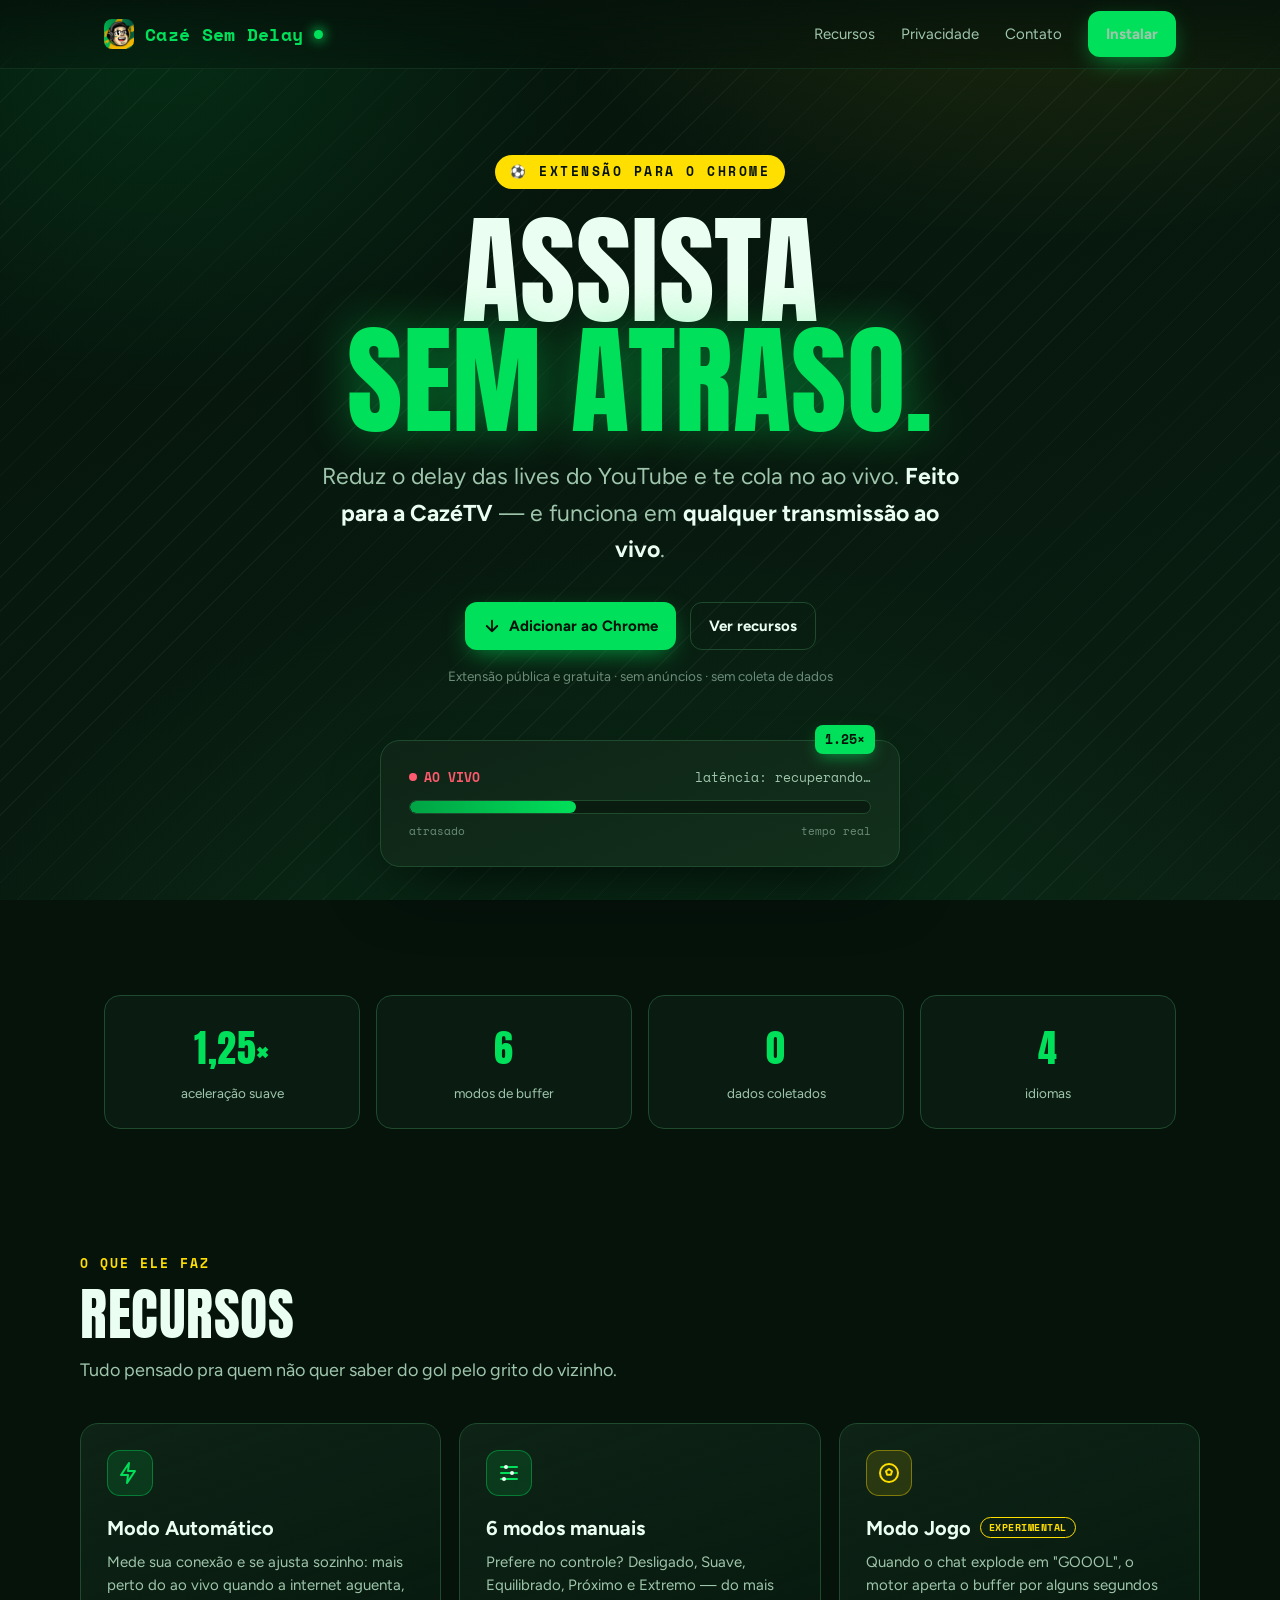
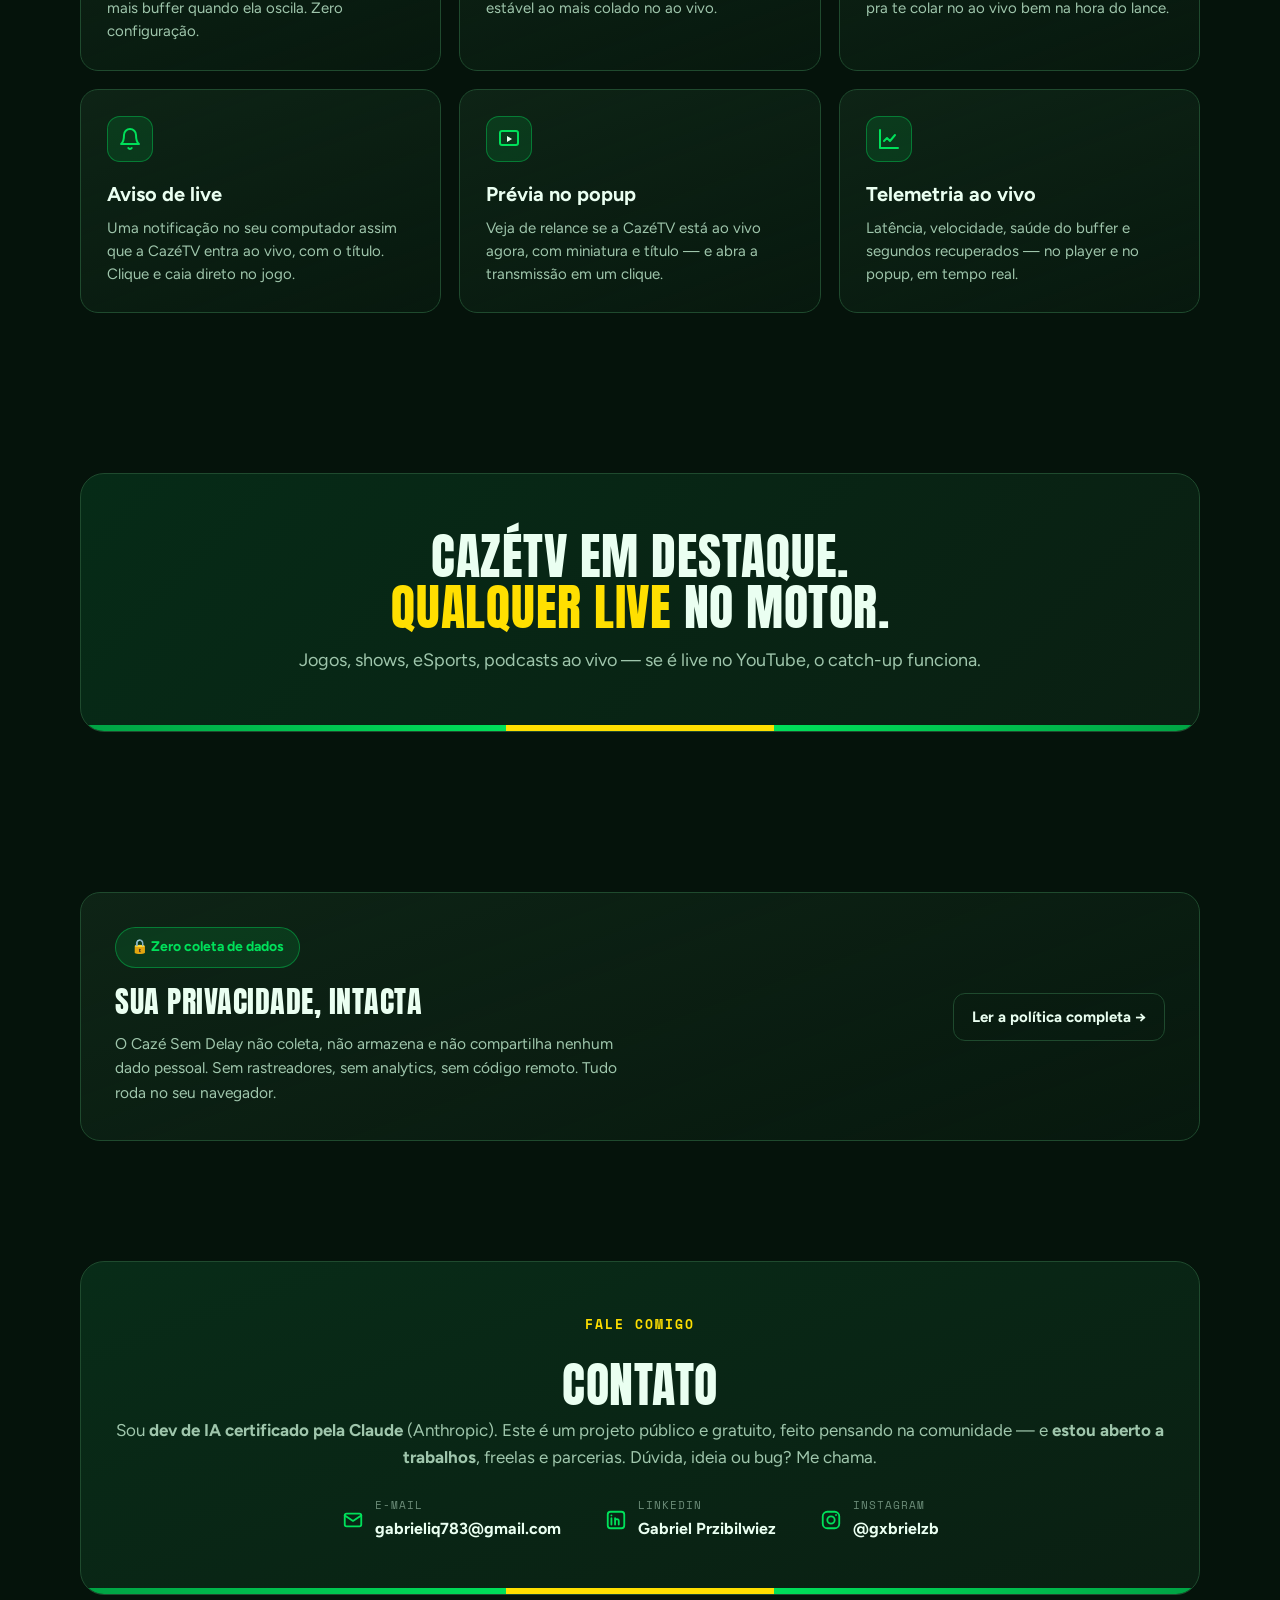
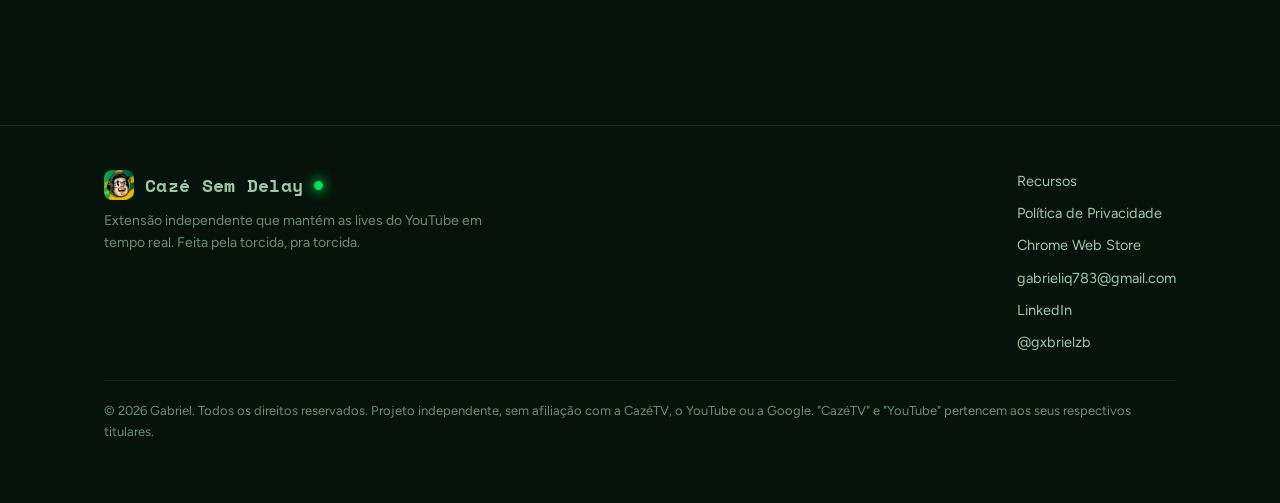
<file: index.html>
<!doctype html>
<html lang="pt-BR">
<head>
<meta charset="utf-8">
<meta name="viewport" content="width=device-width, initial-scale=1">
<title>Cazé Sem Delay — assista no tempo real</title>
<meta name="description" content="Extensão do Chrome que reduz o atraso das lives do YouTube. Feita para a CazéTV, funciona em qualquer transmissão ao vivo.">
<link rel="icon" href="icon.png">
<link rel="preconnect" href="https://fonts.googleapis.com">
<link rel="preconnect" href="https://fonts.gstatic.com" crossorigin>
<link href="https://fonts.googleapis.com/css2?family=Anton&family=Figtree:wght@400;500;600;700;800&family=Space+Mono:wght@400;700&display=swap" rel="stylesheet">
<link rel="stylesheet" href="styles.css">
</head>
<body>

<header>
  <div class="wrap nav">
    <a class="brand" href="index.html"><img src="icon.png" alt="">Cazé Sem Delay<span class="o"></span></a>
    <nav class="nav-links">
      <a href="#recursos">Recursos</a>
      <a href="privacidade.html">Privacidade</a>
      <a href="#contato">Contato</a>
      <a class="btn btn-g" href="https://chromewebstore.google.com/detail/gmfbbgeihenmmnpkmefojhnpockgpnch">Instalar</a>
    </nav>
  </div>
</header>

<main>
  <!-- HERO -->
  <section class="hero wrap">
    <span class="chip reveal" style="animation-delay:.05s">⚽ EXTENSÃO PARA O CHROME</span>
    <h1 class="reveal" style="animation-delay:.12s">Assista<br><em>sem atraso.</em></h1>
    <p class="sub reveal" style="animation-delay:.2s">Reduz o delay das lives do YouTube e te cola no ao vivo.
      <b>Feito para a CazéTV</b> — e funciona em <b>qualquer transmissão ao vivo</b>.</p>
    <div class="cta-row reveal" style="animation-delay:.28s">
      <a class="btn btn-g" href="https://chromewebstore.google.com/detail/gmfbbgeihenmmnpkmefojhnpockgpnch">
        <svg width="18" height="18" viewBox="0 0 24 24" fill="none" stroke="currentColor" stroke-width="2.4" stroke-linecap="round" stroke-linejoin="round"><path d="M12 5v14M5 12l7 7 7-7"/></svg>
        Adicionar ao Chrome</a>
      <a class="btn btn-ghost" href="#recursos">Ver recursos</a>
    </div>
    <p class="hero-badge reveal" style="animation-delay:.34s">Extensão pública e gratuita · sem anúncios · sem coleta de dados</p>

    <!-- speedometer -->
    <div class="gauge reveal" style="animation-delay:.42s">
      <span class="rate mono">1.25×</span>
      <div class="row"><span class="live"><span class="dot"></span>AO VIVO</span><span>latência: recuperando…</span></div>
      <div class="bar"><span></span></div>
      <div class="scale"><span>atrasado</span><span>tempo real</span></div>
    </div>
  </section>

  <!-- STATS -->
  <section class="wrap">
    <div class="stats">
      <div class="stat"><b>1,25×</b><span>aceleração suave</span></div>
      <div class="stat"><b>6</b><span>modos de buffer</span></div>
      <div class="stat"><b>0</b><span>dados coletados</span></div>
      <div class="stat"><b>4</b><span>idiomas</span></div>
    </div>
  </section>

  <!-- FEATURES -->
  <section class="sec wrap" id="recursos">
    <p class="sec-kicker">O QUE ELE FAZ</p>
    <h2>Recursos</h2>
    <p class="lead">Tudo pensado pra quem não quer saber do gol pelo grito do vizinho.</p>
    <div class="grid">
      <div class="card">
        <div class="ic"><svg viewBox="0 0 24 24"><path d="M11 2 3 14h7l-1 8 8-12h-7z"/></svg></div>
        <h3>Modo Automático</h3>
        <p>Mede sua conexão e se ajusta sozinho: mais perto do ao vivo quando a internet aguenta, mais buffer quando ela oscila. Zero configuração.</p>
      </div>
      <div class="card">
        <div class="ic"><svg viewBox="0 0 24 24"><path d="M4 6h16M4 12h16M4 18h16"/><circle cx="9" cy="6" r="2" fill="currentColor" stroke="none"/><circle cx="15" cy="12" r="2" fill="currentColor" stroke="none"/><circle cx="7" cy="18" r="2" fill="currentColor" stroke="none"/></svg></div>
        <h3>6 modos manuais</h3>
        <p>Prefere no controle? Desligado, Suave, Equilibrado, Próximo e Extremo — do mais estável ao mais colado no ao vivo.</p>
      </div>
      <div class="card exp">
        <div class="ic"><svg viewBox="0 0 24 24"><circle cx="12" cy="12" r="9"/><path d="M12 8l3 2.2-1.1 3.6h-3.8L9 10.2z"/></svg></div>
        <h3>Modo Jogo <span class="tag">experimental</span></h3>
        <p>Quando o chat explode em "GOOOL", o motor aperta o buffer por alguns segundos pra te colar no ao vivo bem na hora do lance.</p>
      </div>
      <div class="card">
        <div class="ic"><svg viewBox="0 0 24 24"><path d="M18 8a6 6 0 0 0-12 0c0 7-3 9-3 9h18s-3-2-3-9"/><path d="M13.7 21a2 2 0 0 1-3.4 0"/></svg></div>
        <h3>Aviso de live</h3>
        <p>Uma notificação no seu computador assim que a CazéTV entra ao vivo, com o título. Clique e caia direto no jogo.</p>
      </div>
      <div class="card">
        <div class="ic"><svg viewBox="0 0 24 24"><rect x="3" y="4" width="18" height="14" rx="2"/><path d="M10 9l5 3-5 3z" fill="currentColor" stroke="none"/></svg></div>
        <h3>Prévia no popup</h3>
        <p>Veja de relance se a CazéTV está ao vivo agora, com miniatura e título — e abra a transmissão em um clique.</p>
      </div>
      <div class="card">
        <div class="ic"><svg viewBox="0 0 24 24"><path d="M3 3v18h18"/><path d="M7 14l3-3 3 3 5-6"/></svg></div>
        <h3>Telemetria ao vivo</h3>
        <p>Latência, velocidade, saúde do buffer e segundos recuperados — no player e no popup, em tempo real.</p>
      </div>
    </div>
  </section>

  <!-- BAND -->
  <section class="sec wrap" id="qualquer">
    <div class="band">
      <h2>CazéTV em destaque.<br><em>Qualquer live</em> no motor.</h2>
      <p>Jogos, shows, eSports, podcasts ao vivo — se é live no YouTube, o catch-up funciona.</p>
    </div>
  </section>

  <!-- PRIVACY TEASER -->
  <section class="sec wrap">
    <div class="priv-teaser">
      <div>
        <span class="pill">🔒 Zero coleta de dados</span>
        <h3>Sua privacidade, intacta</h3>
        <p>O Cazé Sem Delay não coleta, não armazena e não compartilha nenhum dado pessoal. Sem rastreadores, sem analytics, sem código remoto. Tudo roda no seu navegador.</p>
      </div>
      <a class="btn btn-ghost" href="privacidade.html">Ler a política completa →</a>
    </div>
  </section>

  <!-- CONTATO -->
  <section class="sec wrap" id="contato">
    <div class="contact">
      <p class="sec-kicker">FALE COMIGO</p>
      <h2>Contato</h2>
      <p>Sou <b>dev de IA certificado pela Claude</b> (Anthropic). Este é um projeto público e gratuito, feito pensando na comunidade — e <b>estou aberto a trabalhos</b>, freelas e parcerias. Dúvida, ideia ou bug? Me chama.</p>
      <div class="contact-btns">
        <a class="contact-card" href="mailto:gabrieliq783@gmail.com">
          <span class="ci"><svg viewBox="0 0 24 24"><rect x="3" y="5" width="18" height="14" rx="2"/><path d="m3 7 9 6 9-6"/></svg></span>
          <span><small>E-MAIL</small><b>gabrieliq783@gmail.com</b></span>
        </a>
        <a class="contact-card" href="https://www.linkedin.com/in/gabriel-przibilwiez-773753269/">
          <span class="ci"><svg viewBox="0 0 24 24"><rect x="3" y="3" width="18" height="18" rx="3"/><path d="M7 10v7M7 7v.01M11 17v-4a2 2 0 0 1 4 0v4M11 17v-7" /></svg></span>
          <span><small>LINKEDIN</small><b>Gabriel Przibilwiez</b></span>
        </a>
        <a class="contact-card" href="https://instagram.com/gxbrielzb">
          <span class="ci"><svg viewBox="0 0 24 24"><rect x="3" y="3" width="18" height="18" rx="5"/><circle cx="12" cy="12" r="4"/><circle cx="17.5" cy="6.5" r="1" fill="currentColor" stroke="none"/></svg></span>
          <span><small>INSTAGRAM</small><b>@gxbrielzb</b></span>
        </a>
      </div>
    </div>
  </section>
</main>

<footer>
  <div class="wrap">
    <div class="foot">
      <div>
        <a class="brand" href="index.html"><img src="icon.png" alt="">Cazé Sem Delay<span class="o"></span></a>
        <p>Extensão independente que mantém as lives do YouTube em tempo real. Feita pela torcida, pra torcida.</p>
      </div>
      <div class="foot-links">
        <a href="#recursos">Recursos</a>
        <a href="privacidade.html">Política de Privacidade</a>
        <a href="https://chromewebstore.google.com/detail/gmfbbgeihenmmnpkmefojhnpockgpnch">Chrome Web Store</a>
        <a href="mailto:gabrieliq783@gmail.com">gabrieliq783@gmail.com</a>
        <a href="https://www.linkedin.com/in/gabriel-przibilwiez-773753269/">LinkedIn</a>
        <a href="https://instagram.com/gxbrielzb">@gxbrielzb</a>
      </div>
    </div>
    <p class="copyr">© 2026 Gabriel. Todos os direitos reservados. Projeto independente, sem afiliação com a CazéTV, o YouTube ou a Google. "CazéTV" e "YouTube" pertencem aos seus respectivos titulares.</p>
  </div>
</footer>

</body>
</html>
</file>
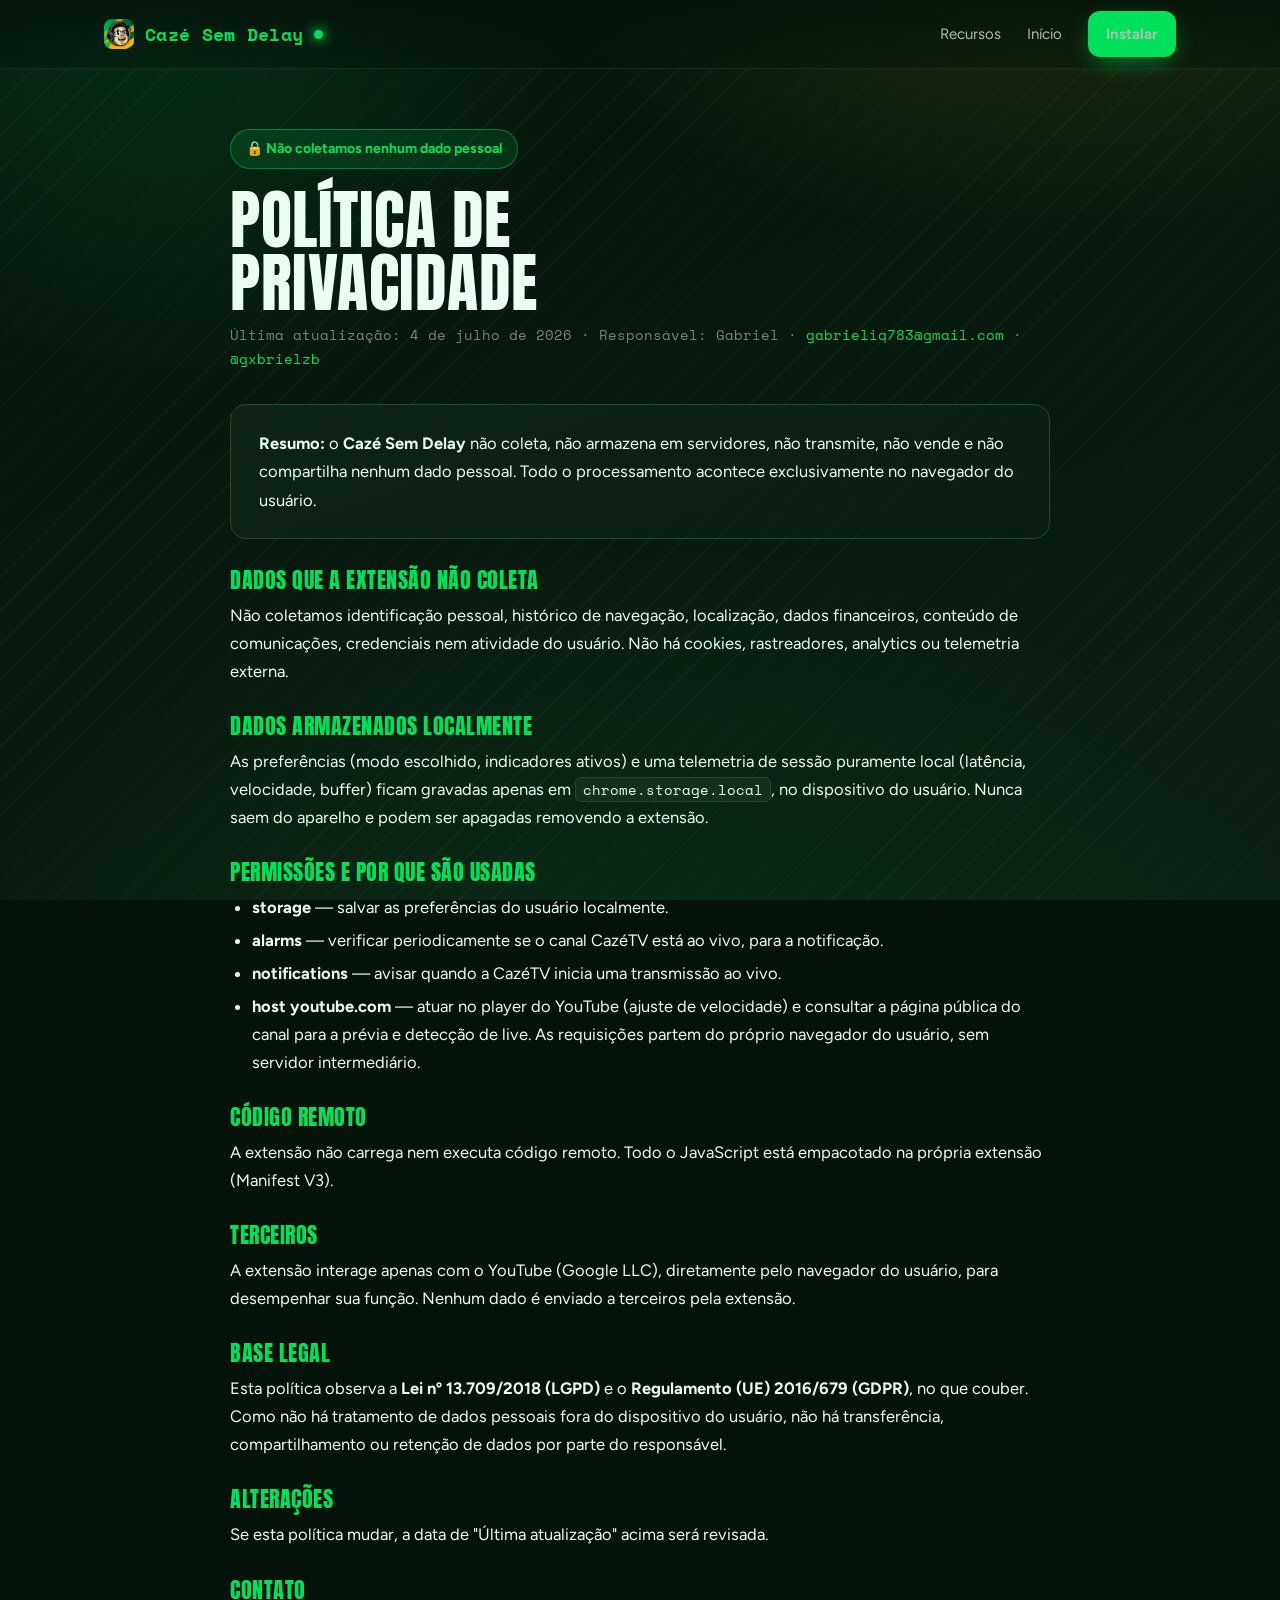
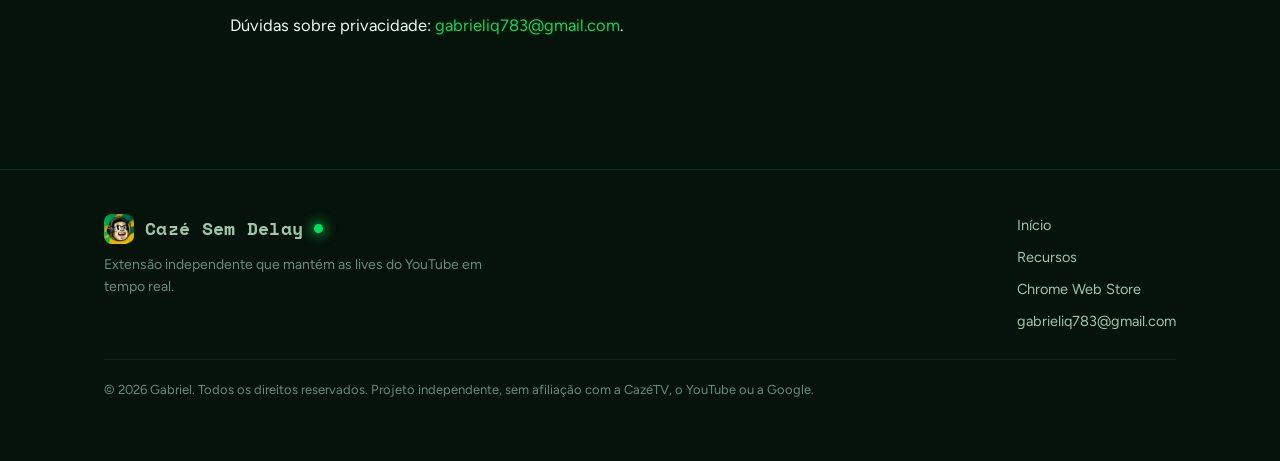
<file: privacidade.html>
<!doctype html>
<html lang="pt-BR">
<head>
<meta charset="utf-8">
<meta name="viewport" content="width=device-width, initial-scale=1">
<title>Política de Privacidade — Cazé Sem Delay</title>
<meta name="description" content="O Cazé Sem Delay não coleta nenhum dado pessoal. Leia a política de privacidade completa.">
<link rel="icon" href="icon.png">
<link rel="preconnect" href="https://fonts.googleapis.com">
<link rel="preconnect" href="https://fonts.gstatic.com" crossorigin>
<link href="https://fonts.googleapis.com/css2?family=Anton&family=Figtree:wght@400;500;600;700;800&family=Space+Mono:wght@400;700&display=swap" rel="stylesheet">
<link rel="stylesheet" href="styles.css">
</head>
<body>

<header>
  <div class="wrap nav">
    <a class="brand" href="index.html"><img src="icon.png" alt="">Cazé Sem Delay<span class="o"></span></a>
    <nav class="nav-links">
      <a href="index.html#recursos">Recursos</a>
      <a href="index.html">Início</a>
      <a class="btn btn-g" href="https://chromewebstore.google.com/detail/gmfbbgeihenmmnpkmefojhnpockgpnch">Instalar</a>
    </nav>
  </div>
</header>

<main class="sec wrap">
  <article class="article">
    <span class="badge">🔒 Não coletamos nenhum dado pessoal</span>
    <h1>Política de<br>Privacidade</h1>
    <p class="meta">Última atualização: 4 de julho de 2026 · Responsável: Gabriel ·
      <a href="mailto:gabrieliq783@gmail.com">gabrieliq783@gmail.com</a> · <a href="https://instagram.com/gxbrielzb">@gxbrielzb</a></p>

    <div class="box">
      <p><b>Resumo:</b> o <b>Cazé Sem Delay</b> não coleta, não armazena em servidores, não transmite,
      não vende e não compartilha nenhum dado pessoal. Todo o processamento acontece exclusivamente
      no navegador do usuário.</p>
    </div>

    <h2>Dados que a extensão NÃO coleta</h2>
    <p>Não coletamos identificação pessoal, histórico de navegação, localização, dados financeiros,
      conteúdo de comunicações, credenciais nem atividade do usuário. Não há cookies, rastreadores,
      analytics ou telemetria externa.</p>

    <h2>Dados armazenados localmente</h2>
    <p>As preferências (modo escolhido, indicadores ativos) e uma telemetria de sessão puramente local
      (latência, velocidade, buffer) ficam gravadas apenas em <code>chrome.storage.local</code>, no
      dispositivo do usuário. Nunca saem do aparelho e podem ser apagadas removendo a extensão.</p>

    <h2>Permissões e por que são usadas</h2>
    <ul>
      <li><b>storage</b> — salvar as preferências do usuário localmente.</li>
      <li><b>alarms</b> — verificar periodicamente se o canal CazéTV está ao vivo, para a notificação.</li>
      <li><b>notifications</b> — avisar quando a CazéTV inicia uma transmissão ao vivo.</li>
      <li><b>host youtube.com</b> — atuar no player do YouTube (ajuste de velocidade) e consultar a
        página pública do canal para a prévia e detecção de live. As requisições partem do próprio
        navegador do usuário, sem servidor intermediário.</li>
    </ul>

    <h2>Código remoto</h2>
    <p>A extensão não carrega nem executa código remoto. Todo o JavaScript está empacotado na própria
      extensão (Manifest V3).</p>

    <h2>Terceiros</h2>
    <p>A extensão interage apenas com o YouTube (Google LLC), diretamente pelo navegador do usuário,
      para desempenhar sua função. Nenhum dado é enviado a terceiros pela extensão.</p>

    <h2>Base legal</h2>
    <p>Esta política observa a <b>Lei nº 13.709/2018 (LGPD)</b> e o <b>Regulamento (UE) 2016/679
      (GDPR)</b>, no que couber. Como não há tratamento de dados pessoais fora do dispositivo do
      usuário, não há transferência, compartilhamento ou retenção de dados por parte do responsável.</p>

    <h2>Alterações</h2>
    <p>Se esta política mudar, a data de "Última atualização" acima será revisada.</p>

    <h2>Contato</h2>
    <p>Dúvidas sobre privacidade: <a href="mailto:gabrieliq783@gmail.com">gabrieliq783@gmail.com</a>.</p>
  </article>
</main>

<footer>
  <div class="wrap">
    <div class="foot">
      <div>
        <a class="brand" href="index.html"><img src="icon.png" alt="">Cazé Sem Delay<span class="o"></span></a>
        <p>Extensão independente que mantém as lives do YouTube em tempo real.</p>
      </div>
      <div class="foot-links">
        <a href="index.html">Início</a>
        <a href="index.html#recursos">Recursos</a>
        <a href="https://chromewebstore.google.com/detail/gmfbbgeihenmmnpkmefojhnpockgpnch">Chrome Web Store</a>
        <a href="mailto:gabrieliq783@gmail.com">gabrieliq783@gmail.com</a>
      </div>
    </div>
    <p class="copyr">© 2026 Gabriel. Todos os direitos reservados. Projeto independente, sem afiliação com a CazéTV, o YouTube ou a Google.</p>
  </div>
</footer>

</body>
</html>
</file>
<file: styles.css>
/* Cazé Sem Delay — site. © 2026 Gabriel. Estádio à noite: verde profundo + holofotes. */
:root{
  --bg:#05130b; --bg2:#0a1f12; --surface:#0e2416; --surface2:#12301c;
  --border:#1f4a2e; --ink:#eafff1; --dim:#9fc6ac; --faint:#6b8c78;
  --g:#00e05a; --g2:#00a344; --y:#ffdf00; --blue:#1c2b6b;
  --shadow:0 30px 70px -24px rgba(0,0,0,.8);
  --ease:cubic-bezier(.2,.7,.2,1);
}
*{margin:0;padding:0;box-sizing:border-box}
html{scroll-behavior:smooth}
body{
  background:var(--bg); color:var(--ink);
  font-family:"Figtree","Segoe UI",system-ui,sans-serif; font-size:17px; line-height:1.6;
  -webkit-font-smoothing:antialiased; overflow-x:hidden; position:relative; min-height:100vh;
}
/* atmosfera: holofotes + gramado + textura diagonal */
body::before{content:"";position:fixed;inset:0;z-index:-2;pointer-events:none;
  background:
    radial-gradient(900px 520px at 82% -8%, rgba(255,223,0,.10), transparent 60%),
    radial-gradient(760px 620px at 12% 4%, rgba(0,224,90,.12), transparent 58%),
    radial-gradient(1200px 900px at 50% 120%, rgba(0,163,68,.14), transparent 60%),
    linear-gradient(160deg,var(--bg),var(--bg2));}
body::after{content:"";position:fixed;inset:0;z-index:-1;pointer-events:none;opacity:.04;
  background:repeating-linear-gradient(135deg,#fff 0 1px,transparent 1px 24px);}
a{color:var(--g);text-decoration:none}
.wrap{max-width:1120px;margin:0 auto;padding:0 24px}
.mono{font-family:"Space Mono",ui-monospace,monospace}

/* ---- header ---- */
header{position:sticky;top:0;z-index:50;backdrop-filter:blur(12px);
  background:linear-gradient(180deg,rgba(5,19,11,.85),rgba(5,19,11,.35));
  border-bottom:1px solid rgba(31,74,46,.5)}
.nav{display:flex;align-items:center;justify-content:space-between;height:68px}
.brand{display:flex;align-items:center;gap:11px;font-family:"Space Mono",monospace;font-weight:700;font-size:18px;letter-spacing:.3px}
.brand img{width:30px;height:30px;border-radius:8px}
.brand .o{width:9px;height:9px;border-radius:50%;background:var(--g);box-shadow:0 0 12px 2px rgba(0,224,90,.75);animation:pulse 2s var(--ease) infinite}
.nav-links{display:flex;align-items:center;gap:26px;font-size:15px}
.nav-links a{color:var(--dim);transition:color .2s}
.nav-links a:hover{color:var(--ink)}
.btn{display:inline-flex;align-items:center;gap:8px;font-weight:700;font-size:15px;
  padding:11px 18px;border-radius:12px;border:0;cursor:pointer;transition:transform .12s var(--ease),box-shadow .2s,background .2s}
.btn-g{background:var(--g);color:#04120a;box-shadow:0 8px 24px -6px rgba(0,224,90,.6)}
.btn-g:hover{transform:translateY(-2px);box-shadow:0 14px 34px -6px rgba(0,224,90,.75)}
.btn-ghost{background:transparent;color:var(--ink);border:1px solid var(--border)}
.btn-ghost:hover{border-color:var(--g);color:var(--g)}
@media(max-width:680px){.nav-links{display:none}}

/* ---- hero ---- */
.hero{position:relative;padding:86px 0 64px;text-align:center}
.chip{display:inline-flex;align-items:center;gap:8px;font-family:"Space Mono",monospace;font-size:12.5px;font-weight:700;
  letter-spacing:2.5px;color:#04120a;background:var(--y);padding:7px 15px;border-radius:999px;margin-bottom:26px}
.hero h1{font-family:"Anton",sans-serif;font-weight:400;letter-spacing:.5px;line-height:.92;
  font-size:clamp(52px,10vw,120px);text-transform:uppercase;margin-bottom:22px}
.hero h1 em{font-style:normal;color:var(--g);text-shadow:0 0 46px rgba(0,224,90,.45)}
.hero p.sub{font-size:clamp(18px,2.4vw,23px);color:var(--dim);max-width:640px;margin:0 auto 34px}
.hero p.sub b{color:var(--ink)}
.cta-row{display:flex;gap:14px;justify-content:center;flex-wrap:wrap}
.hero-badge{margin-top:16px;font-size:13.5px;color:var(--faint)}
.reveal{opacity:0;transform:translateY(16px);animation:rise .8s var(--ease) forwards}

/* ---- speedometer visual ---- */
.gauge{margin:52px auto 0;max-width:520px;position:relative;
  background:linear-gradient(160deg,var(--surface),var(--surface2));border:1px solid var(--border);
  border-radius:20px;padding:26px 28px;box-shadow:var(--shadow)}
.gauge .row{display:flex;align-items:center;justify-content:space-between;font-family:"Space Mono",monospace;font-size:13px;color:var(--dim);margin-bottom:12px}
.gauge .live{display:inline-flex;align-items:center;gap:7px;color:#ff5a6e;font-weight:700}
.gauge .live .dot{width:8px;height:8px;border-radius:50%;background:#ff5a6e;animation:pulse 1.3s var(--ease) infinite}
.bar{height:14px;border-radius:999px;background:#0a1c10;overflow:hidden;border:1px solid var(--border)}
.bar span{display:block;height:100%;width:36%;border-radius:999px;
  background:linear-gradient(90deg,var(--g2),var(--g));animation:catchup 3.4s var(--ease) infinite}
.gauge .scale{display:flex;justify-content:space-between;font-family:"Space Mono",monospace;font-size:11px;color:var(--faint);margin-top:9px}
.gauge .rate{position:absolute;top:-16px;right:24px;font-family:"Space Mono",monospace;font-weight:700;font-size:13px;
  color:#04120a;background:var(--g);padding:4px 10px;border-radius:8px;box-shadow:0 6px 16px -4px rgba(0,224,90,.6)}

/* ---- stats ---- */
.stats{display:grid;grid-template-columns:repeat(4,1fr);gap:16px;margin:64px 0}
.stat{background:rgba(14,36,22,.6);border:1px solid var(--border);border-radius:16px;padding:22px;text-align:center}
.stat b{display:block;font-family:"Anton",sans-serif;font-weight:400;font-size:38px;color:var(--g);letter-spacing:.5px}
.stat span{font-size:13.5px;color:var(--dim)}
@media(max-width:680px){.stats{grid-template-columns:repeat(2,1fr)}}

/* ---- section heads ---- */
.sec{padding:60px 0}
.sec-kicker{font-family:"Space Mono",monospace;font-size:13px;letter-spacing:2px;color:var(--y);font-weight:700;margin-bottom:12px}
.sec h2{font-family:"Anton",sans-serif;font-weight:400;font-size:clamp(34px,5vw,56px);text-transform:uppercase;letter-spacing:.5px;line-height:1;margin-bottom:14px}
.sec .lead{color:var(--dim);max-width:560px;font-size:18px}

/* ---- features ---- */
.grid{display:grid;grid-template-columns:repeat(3,1fr);gap:18px;margin-top:38px}
@media(max-width:900px){.grid{grid-template-columns:repeat(2,1fr)}}
@media(max-width:560px){.grid{grid-template-columns:1fr}}
.card{background:linear-gradient(160deg,var(--surface),rgba(10,31,18,.5));border:1px solid var(--border);
  border-radius:18px;padding:26px;transition:transform .18s var(--ease),border-color .2s,box-shadow .2s}
.card:hover{transform:translateY(-4px);border-color:var(--g);box-shadow:0 22px 44px -20px rgba(0,224,90,.35)}
.card .ic{width:46px;height:46px;border-radius:13px;display:grid;place-items:center;margin-bottom:16px;
  background:rgba(0,224,90,.12);border:1px solid rgba(0,224,90,.4)}
.card .ic svg{width:24px;height:24px;stroke:var(--g);fill:none;stroke-width:2;stroke-linecap:round;stroke-linejoin:round}
.card.exp .ic{background:rgba(255,223,0,.12);border-color:rgba(255,223,0,.4)}
.card.exp .ic svg{stroke:var(--y)}
.card h3{font-size:20px;font-weight:700;margin-bottom:7px;display:flex;align-items:center;gap:9px}
.tag{font-family:"Space Mono",monospace;font-size:9.5px;font-weight:700;letter-spacing:.5px;text-transform:uppercase;
  color:var(--y);border:1px solid var(--y);border-radius:999px;padding:2px 8px}
.card p{color:var(--dim);font-size:15px;line-height:1.55}

/* ---- big band ---- */
.band{margin:40px 0;border-radius:24px;overflow:hidden;position:relative;
  background:linear-gradient(135deg,#062b17,#0a1f12);border:1px solid var(--border);padding:56px 40px;text-align:center}
.band::after{content:"";position:absolute;left:0;right:0;bottom:0;height:6px;
  background:linear-gradient(90deg,var(--g2),var(--g) 38%,var(--y) 38%,var(--y) 62%,var(--g) 62%,var(--g2))}
.band h2{font-family:"Anton",sans-serif;font-weight:400;font-size:clamp(30px,5vw,50px);text-transform:uppercase;line-height:1.02}
.band h2 em{font-style:normal;color:var(--y)}
.band p{color:var(--dim);margin-top:14px;font-size:18px}

/* ---- privacy teaser + article ---- */
.priv-teaser{display:flex;align-items:center;gap:26px;flex-wrap:wrap;justify-content:space-between;
  background:linear-gradient(160deg,var(--surface),rgba(10,31,18,.5));border:1px solid var(--border);border-radius:20px;padding:34px}
.priv-teaser .pill{display:inline-flex;align-items:center;gap:9px;background:rgba(0,224,90,.12);border:1px solid rgba(0,224,90,.4);
  color:var(--g);font-weight:700;padding:8px 15px;border-radius:999px;font-size:14px;margin-bottom:10px}
.priv-teaser h3{font-family:"Anton",sans-serif;font-weight:400;font-size:30px;text-transform:uppercase;letter-spacing:.5px}
.priv-teaser p{color:var(--dim);max-width:520px;margin-top:6px;font-size:15.5px}

.article{max-width:820px;margin:0 auto}
.article .badge{display:inline-flex;align-items:center;gap:9px;background:rgba(0,224,90,.12);border:1px solid rgba(0,224,90,.4);
  color:var(--g);font-weight:700;padding:8px 15px;border-radius:999px;font-size:14px;margin-bottom:20px}
.article h1{font-family:"Anton",sans-serif;font-weight:400;font-size:clamp(38px,7vw,64px);text-transform:uppercase;letter-spacing:.5px;line-height:.98;margin-bottom:8px}
.article .meta{color:var(--faint);font-size:14px;margin-bottom:34px;font-family:"Space Mono",monospace}
.article h2{font-size:22px;margin:30px 0 10px;color:var(--g)}
.article p,.article li{color:var(--ink);font-size:16.5px;line-height:1.7}
.article ul{padding-left:22px;margin:8px 0}
.article li{margin:5px 0}
.article code{background:var(--surface2);border:1px solid var(--border);border-radius:6px;padding:1px 7px;font-family:"Space Mono",monospace;font-size:14px}
.article .box{background:linear-gradient(160deg,var(--surface),rgba(10,31,18,.5));border:1px solid var(--border);border-radius:16px;padding:24px 28px;margin:18px 0}

/* ---- contato ---- */
.contact{text-align:center;background:linear-gradient(160deg,#082c18,#0a1f12);border:1px solid var(--border);
  border-radius:24px;padding:52px 30px;position:relative;overflow:hidden}
.contact::after{content:"";position:absolute;left:0;right:0;bottom:0;height:6px;
  background:linear-gradient(90deg,var(--g2),var(--g) 38%,var(--y) 38%,var(--y) 62%,var(--g) 62%,var(--g2))}
.contact .sec-kicker{color:var(--y)}
.contact h2{font-family:"Anton",sans-serif;font-weight:400;font-size:clamp(30px,5vw,48px);text-transform:uppercase;letter-spacing:.5px;margin-bottom:8px}
.contact p{color:var(--dim);margin-bottom:26px}
.contact-btns{display:flex;gap:14px 44px;justify-content:center;flex-wrap:wrap}
.contact-card{display:inline-flex;align-items:center;gap:11px;text-align:left;
  transition:transform .14s var(--ease)}
.contact-card:hover{transform:translateY(-2px)}
.contact-card:hover b{color:var(--g)}
.contact-card .ci{display:grid;place-items:center;flex:none}
.contact-card .ci svg{width:22px;height:22px;stroke:var(--g);fill:none;stroke-width:2;stroke-linecap:round;stroke-linejoin:round;transition:transform .2s var(--ease)}
.contact-card:hover .ci svg{transform:scale(1.12)}
.contact-card small{display:block;color:var(--faint);font-size:11px;font-family:"Space Mono",monospace;letter-spacing:1px}
.contact-card b{color:var(--ink);font-size:16px;font-weight:700;transition:color .2s}

/* ---- footer ---- */
footer{border-top:1px solid rgba(31,74,46,.5);margin-top:70px;padding:44px 0 60px}
.foot{display:flex;justify-content:space-between;gap:30px;flex-wrap:wrap;align-items:flex-start}
.foot .brand{margin-bottom:10px}
.foot p{color:var(--faint);font-size:14px;max-width:380px}
.foot a{color:var(--dim)}
.foot-links{display:flex;flex-direction:column;gap:9px;font-size:14.5px}
.foot-links a{color:var(--dim)}
.foot-links a:hover{color:var(--g)}
.copyr{margin-top:26px;color:var(--faint);font-size:13px;border-top:1px solid rgba(31,74,46,.35);padding-top:20px}

/* ---- animations ---- */
@keyframes pulse{0%,100%{opacity:1;transform:scale(1)}50%{opacity:.4;transform:scale(.7)}}
@keyframes rise{to{opacity:1;transform:translateY(0)}}
@keyframes catchup{0%{width:34%}55%{width:88%}75%{width:88%}100%{width:34%}}
@media(prefers-reduced-motion:reduce){*{animation:none!important}.reveal{opacity:1;transform:none}}
</file>
